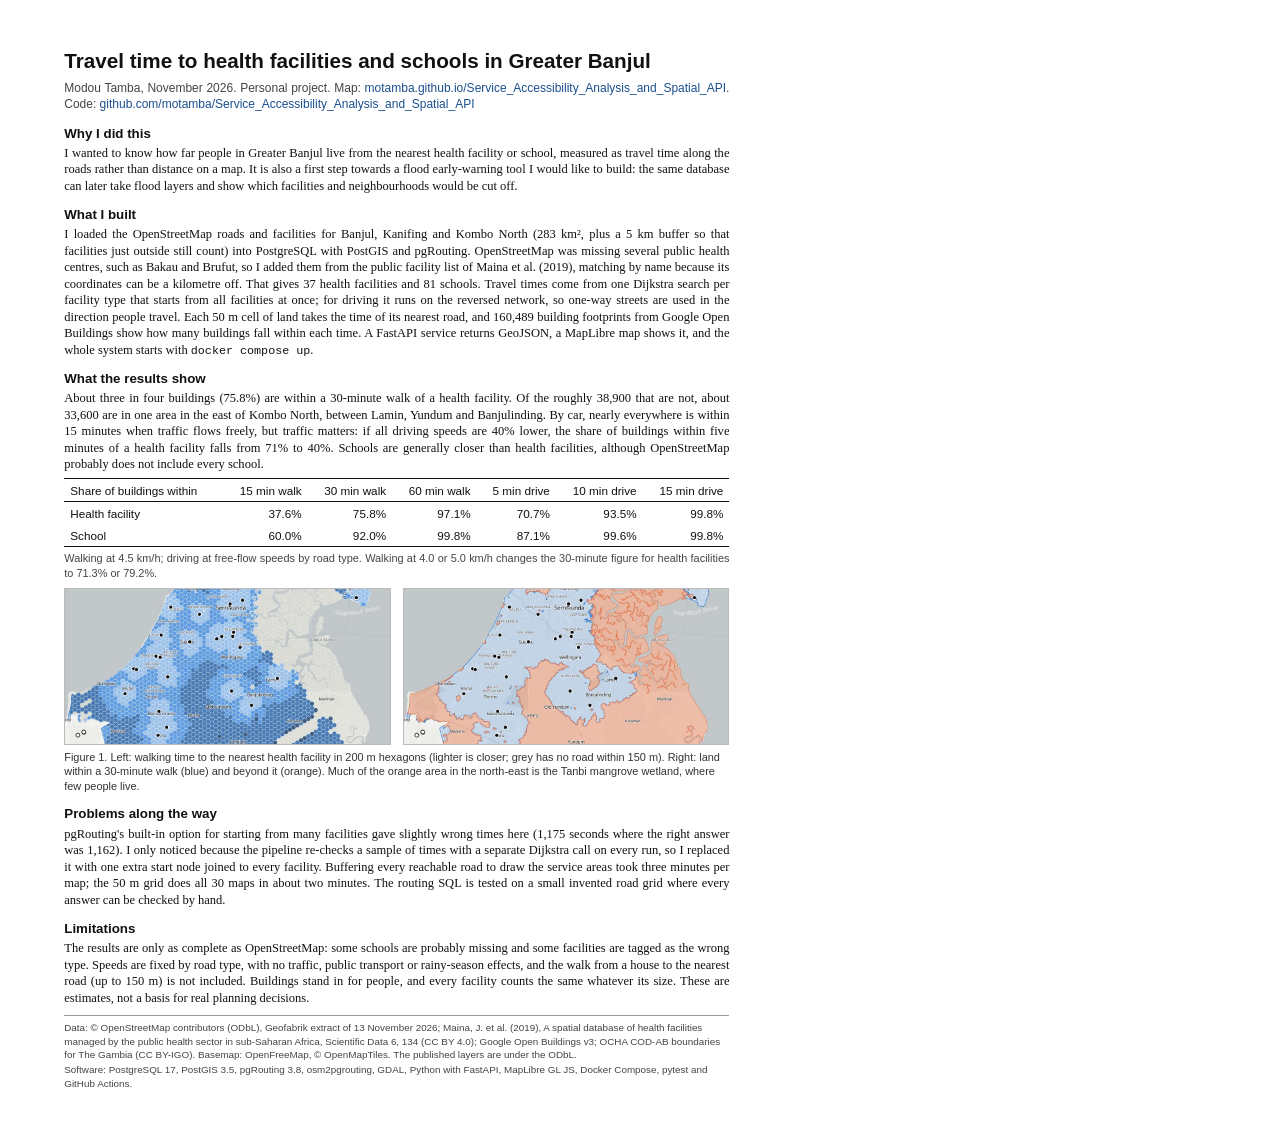
<file: docs/summary.html>
<!doctype html>
<html lang="en">
<head>
<meta charset="utf-8">
<title>Travel time to health facilities and schools in Greater Banjul</title>
<style>
  @page { size: A4; margin: 0; }
  html, body { margin: 0; }
  body {
    position: relative; width: 210mm; height: 297mm; overflow: hidden; box-sizing: border-box;
    padding: 13mm 17mm 12mm;
    font: 9.4pt/1.32 "Liberation Serif", "DejaVu Serif", "Times New Roman", serif;
    color: #111; background: #fff;
    -webkit-print-color-adjust: exact; print-color-adjust: exact;
  }
  h1 { font: bold 15.5pt/1.2 "Liberation Sans", "DejaVu Sans", Arial, sans-serif; margin: 0 0 1.5mm; }
  .meta { font: 9pt/1.4 "Liberation Sans", "DejaVu Sans", Arial, sans-serif; color: #444; margin: 0 0 3mm; }
  h2 { font: bold 10pt/1.3 "Liberation Sans", "DejaVu Sans", Arial, sans-serif; margin: 3mm 0 0.8mm; }
  p { margin: 0 0 1.5mm; text-align: justify; hyphens: auto; }
  a { color: #1a4f8f; text-decoration: none; }
  code { font: 8.8pt "Liberation Mono", "DejaVu Sans Mono", monospace; }

  table { border-collapse: collapse; width: 100%; margin: 1.5mm 0 1mm; font: 8.8pt/1.3 "Liberation Sans", "DejaVu Sans", Arial, sans-serif; }
  th, td { padding: 0.9mm 1.6mm; text-align: right; }
  th:first-child, td:first-child { text-align: left; }
  thead th { border-top: 1.2px solid #111; border-bottom: 0.8px solid #111; font-weight: normal; }
  tbody tr:last-child td { border-bottom: 1.2px solid #111; }
  .note { font: 8.2pt/1.35 "Liberation Sans", "DejaVu Sans", Arial, sans-serif; color: #444; margin: 0 0 2mm; }

  figure { margin: 2mm 0 1mm; }
  .pair { display: flex; gap: 3mm; }
  .pair img { width: 50%; height: 41mm; object-fit: cover; border: 0.5px solid #bbb; display: block; }
  figcaption { font: 8.2pt/1.35 "Liberation Sans", "DejaVu Sans", Arial, sans-serif; color: #333; margin-top: 1.2mm; }

  .sources { position: absolute; left: 17mm; right: 17mm; bottom: 8mm; border-top: 0.5px solid #999;
             padding-top: 1.5mm; font: 7.4pt/1.35 "Liberation Sans", "DejaVu Sans", Arial, sans-serif; color: #444; }
  .sources p { margin: 0 0 0.6mm; text-align: left; }
</style>
</head>
<body>

<h1>Travel time to health facilities and schools in Greater Banjul</h1>
<p class="meta">Modou Tamba, November 2026. Personal project.
Map: <a href="https://motamba.github.io/Service_Accessibility_Analysis_and_Spatial_API/">motamba.github.io/Service_Accessibility_Analysis_and_Spatial_API</a>.
Code: <a href="https://github.com/motamba/Service_Accessibility_Analysis_and_Spatial_API">github.com/motamba/Service_Accessibility_Analysis_and_Spatial_API</a></p>

<h2>Why I did this</h2>
<p>I wanted to know how far people in Greater Banjul live from the nearest health facility or school, measured as
travel time along the roads rather than distance on a map. It is also a first step towards a flood early-warning tool
I would like to build: the same database can later take flood layers and show which facilities and neighbourhoods
would be cut off.</p>

<h2>What I built</h2>
<p>I loaded the OpenStreetMap roads and facilities for Banjul, Kanifing and Kombo North (283&nbsp;km², plus a 5&nbsp;km
buffer so that facilities just outside still count) into PostgreSQL with PostGIS and pgRouting. OpenStreetMap was
missing several public health centres, such as Bakau and Brufut, so I added them from the public facility list of
Maina et al. (2019), matching by name because its coordinates can be a kilometre off. That gives 37 health facilities
and 81 schools. Travel times come from one Dijkstra search per facility type that starts from all facilities at once;
for driving it runs on the reversed network, so one-way streets are used in the direction people travel. Each
50&nbsp;m cell of land takes the time of its nearest road, and 160,489 building footprints from Google Open Buildings
show how many buildings fall within each time. A FastAPI service returns GeoJSON, a MapLibre map shows it, and the
whole system starts with <code>docker compose up</code>.</p>

<h2>What the results show</h2>
<p>About three in four buildings (75.8%) are within a 30-minute walk of a health facility. Of the roughly 38,900 that
are not, about 33,600 are in one area in the east of Kombo North, between Lamin, Yundum and Banjulinding. By car,
nearly everywhere is within 15 minutes when traffic flows freely, but traffic matters: if all driving speeds are 40%
lower, the share of buildings within five minutes of a health facility falls from 71% to 40%. Schools are generally
closer than health facilities, although OpenStreetMap probably does not include every school.</p>

<table>
  <thead>
    <tr><th>Share of buildings within</th><th>15 min walk</th><th>30 min walk</th><th>60 min walk</th><th>5 min drive</th><th>10 min drive</th><th>15 min drive</th></tr>
  </thead>
  <tbody>
    <tr><td>Health facility</td><td>37.6%</td><td>75.8%</td><td>97.1%</td><td>70.7%</td><td>93.5%</td><td>99.8%</td></tr>
    <tr><td>School</td><td>60.0%</td><td>92.0%</td><td>99.8%</td><td>87.1%</td><td>99.6%</td><td>99.8%</td></tr>
  </tbody>
</table>
<p class="note">Walking at 4.5 km/h; driving at free-flow speeds by road type. Walking at 4.0 or 5.0 km/h changes the
30-minute figure for health facilities to 71.3% or 79.2%.</p>

<figure>
  <div class="pair">
    <img src="img/map-travel-time-map.jpg" alt="Walking time to the nearest health facility">
    <img src="img/map-areas-map.jpg" alt="Area within a 30-minute walk of a health facility">
  </div>
  <figcaption>Figure 1. Left: walking time to the nearest health facility in 200&nbsp;m hexagons (lighter is closer;
  grey has no road within 150&nbsp;m). Right: land within a 30-minute walk (blue) and beyond it (orange). Much of the
  orange area in the north-east is the Tanbi mangrove wetland, where few people live.</figcaption>
</figure>

<h2>Problems along the way</h2>
<p>pgRouting's built-in option for starting from many facilities gave slightly wrong times here (1,175 seconds where
the right answer was 1,162). I only noticed because the pipeline re-checks a sample of times with a separate
Dijkstra call on every run, so I replaced it with one extra start node joined to every facility. Buffering every
reachable road to draw the service areas took three minutes per map; the 50&nbsp;m grid does all 30 maps in about two
minutes. The routing SQL is tested on a small invented road grid where every answer can be checked by hand.</p>

<h2>Limitations</h2>
<p>The results are only as complete as OpenStreetMap: some schools are probably missing and some facilities are
tagged as the wrong type. Speeds are fixed by road type, with no traffic, public transport or rainy-season effects,
and the walk from a house to the nearest road (up to 150&nbsp;m) is not included. Buildings stand in for people, and every
facility counts the same whatever its size. These are estimates, not a basis for real planning decisions.</p>

<div class="sources">
  <p>Data: © OpenStreetMap contributors (ODbL), Geofabrik extract of 13 November 2026; Maina, J. et al. (2019), A spatial
  database of health facilities managed by the public health sector in sub-Saharan Africa, Scientific Data 6, 134
  (CC BY 4.0); Google Open Buildings v3; OCHA COD-AB boundaries for The Gambia (CC BY-IGO). Basemap: OpenFreeMap,
  © OpenMapTiles. The published layers are under the ODbL.</p>
  <p>Software: PostgreSQL 17, PostGIS 3.5, pgRouting 3.8, osm2pgrouting, GDAL, Python with FastAPI, MapLibre GL JS,
  Docker Compose, pytest and GitHub Actions.</p>
</div>

</body>
</html>
</file>
